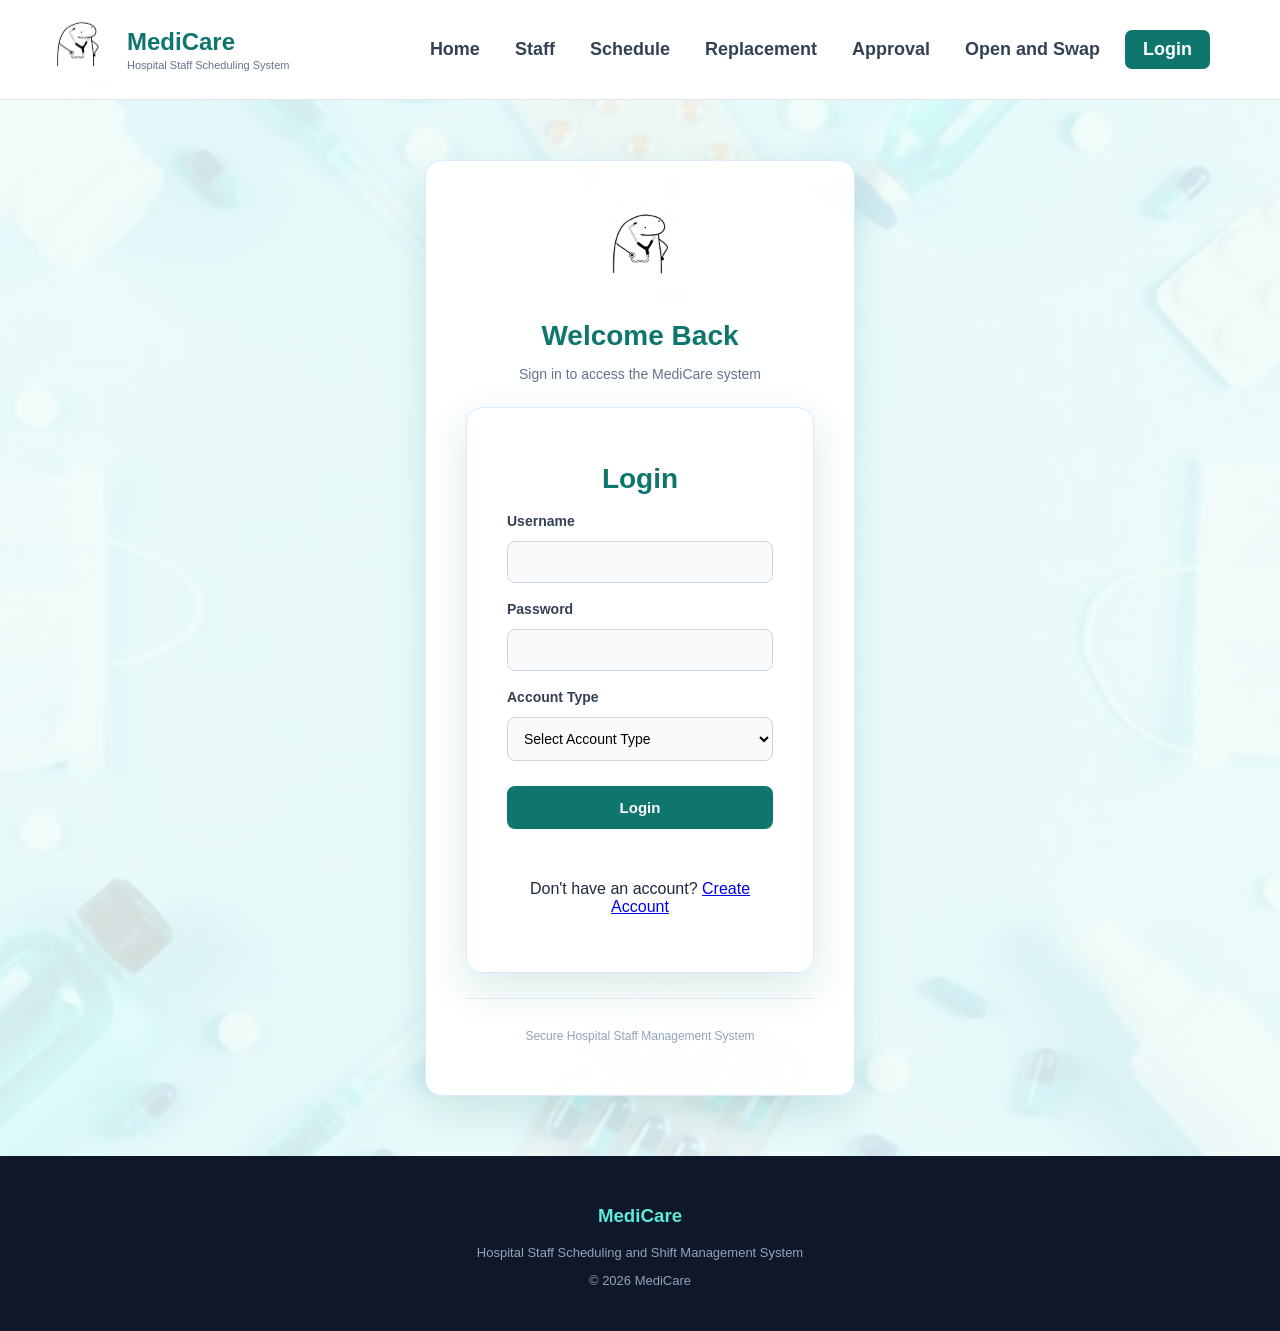
<file: approval.html>
<!DOCTYPE html>
<html lang="en">
<head>
    <meta charset="UTF-8">
    <meta name="viewport" content="width=device-width, initial-scale=1.0">

    <title>Request Approval | MediCare</title>

    <link rel="stylesheet" href="style.css">
</head>

<body data-page="approval">
    <header>
        <div class="logo">
            <img src="medicarelogo.jpeg" alt="MediCare Logo">

            <div>
                <h1>MediCare</h1>
                <p>Hospital Staff Scheduling System</p>
            </div>
        </div>

        <nav>
            <a href="index.html">Home</a>
            <a href="staff.html">Staff</a>
            <a href="schedule.html">Schedule</a>
            <a href="replacement.html">Replacement</a>
            <a href="approval.html">Approval</a>
            <a href="openswap.html">Open and Swap</a>
            <a href="account.html">Account Management</a>
        </nav>

        <button id="logoutBtn" onclick="logoutUser()">
            Log out
        </button>
    </header>


    <section class="staff-section">

        <h2>Request Approval</h2>

        <p>
            Review staff requests and decide whether
            to approve or reject them.
        </p>


       
        <div class="leave-request-box">

            <h2>Leave Request Approval</h2>

            <p>
                Review staff leave requests, including
                their reasons, dates, and assigned shifts.
            </p>

            <div id="approvalRequests">
                <p>Loading leave requests...</p>
            </div>

        </div>


    
        <div class="leave-request-box">

            <h2>Swap Shift Approval</h2>

            <p>
                Review requests from staff members
                who want to exchange their shifts.
            </p>

            <div id="swapApprovalRequests">
                <p>Loading swap shift requests...</p>
            </div>

        </div>


        <div class="leave-request-box">

            <h2>Open Shift Approval</h2>

            <p>
                Review requests from staff members
                who want to take an available shift.
            </p>

            <div id="openShiftApprovalRequests">
                <p>Loading open shift requests...</p>
            </div>

        </div>

    </section>

    <footer>
        <h3>MediCare Hospital</h3>
        <p>Hospital Staff Scheduling System</p>
    </footer>


    <script src="script.js"></script>
    <script src="shift-approval.js"></script>

</body>
</html>
</file>
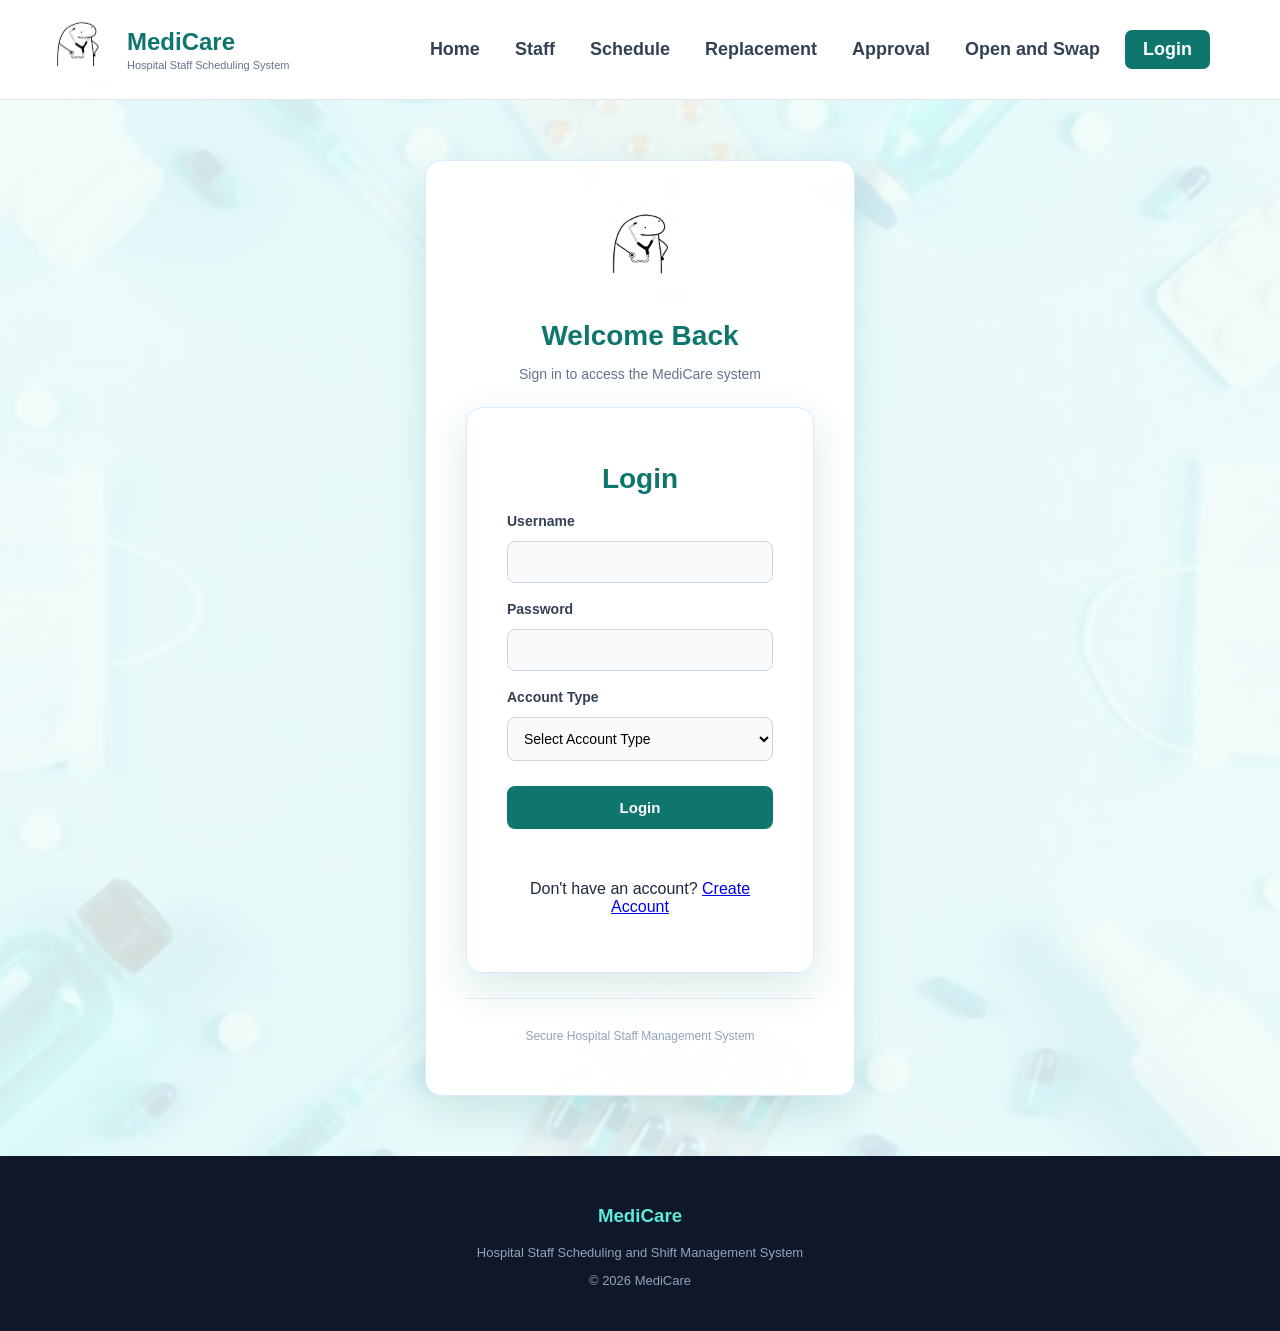
<file: login.html>
<!DOCTYPE html>
<html lang="en">
<head>
    <meta charset="UTF-8">
    <meta name="viewport" content="width=device-width, initial-scale=1.0">

    <title>MediCare - Login</title>

    <link rel="stylesheet" href="style.css">
    <script src="script.js"></script>

</head>

<body>

<header>

    <div class="logo">

        <img src="medicarelogo.jpeg" alt="MediCare Logo">

        <div class="logo-text">
            <h1>MediCare</h1>
            <p>Hospital Staff Scheduling System</p>
        </div>

    </div>

    <nav>
    <a href="index.html">Home</a>
    <a href="#">Staff</a>
    <a href="#">Schedule</a>
    <a href="#">Replacement</a>
    <a href="#">Approval</a>
    <a href="#">Open and Swap</a>

    <a href="login.html" class="login-btn" id="loginLink">Login</a>

</nav>



</header>

<section class="login-section">

    <div class="login-card">

        <div class="login-logo">
            <img src="medicarelogo.jpeg" alt="MediCare Logo">
        </div>

        <h2>Welcome Back</h2>

        <p class="login-subtitle">
            Sign in to access the MediCare system
        </p>

        
<div class="login-card">
    <h2 id="formTitle">Login</h2>

   
    <form id="loginForm" onsubmit="loginUser(event)">
        <label>Username</label>
        <input type="text" id="username" required>

        <label>Password</label>
        <input type="password" id="password" required>

        <label>Account Type</label>
        <select id="account" required>
            <option value="">Select Account Type</option>
            <option value="Doctor">Doctor</option>
            <option value="Nurse">Nurse</option>
            <option value="HR">HR</option>
        </select>

        <button type="submit">Login</button>
        <p id="message"></p>

        <p>
            Don't have an account?
            <a href="#" onclick="showCreateAccount(); return false;">
                Create Account
            </a>
        </p>
    </form>

    <form id="signupForm" style="display: none;">
        <label>Staff Member</label>
        <select id="signupStaff" required>
            <option value="">Select your name</option>
        </select>

        <label>Username</label>
        <input type="text" id="signupUsername" required>

        <label>Password</label>
        <input type="password" id="signupPassword" minlength="6" required>

        <label>Confirm Password</label>
        <input type="password" id="signupConfirmPassword" required>

        <button type="submit">Create Account</button>

        <p id="signupMessage"></p>

        <p>
            Already have an account?
            <a href="#" onclick="showLogin(); return false;">
                Back to Login
            </a>
        </p>
    </form>
</div>

<script src="script.js"></script>
<script src="accounts.js"></script>

        <div class="login-footer">
            <p>Secure Hospital Staff Management System</p>
        </div>

    </div>

</section>

<footer>

    <h3>MediCare</h3>

    <p>
        Hospital Staff Scheduling and Shift Management System
    </p>

    <p>
        © 2026 MediCare
    </p>

</footer>
</body>
</html>
</file>
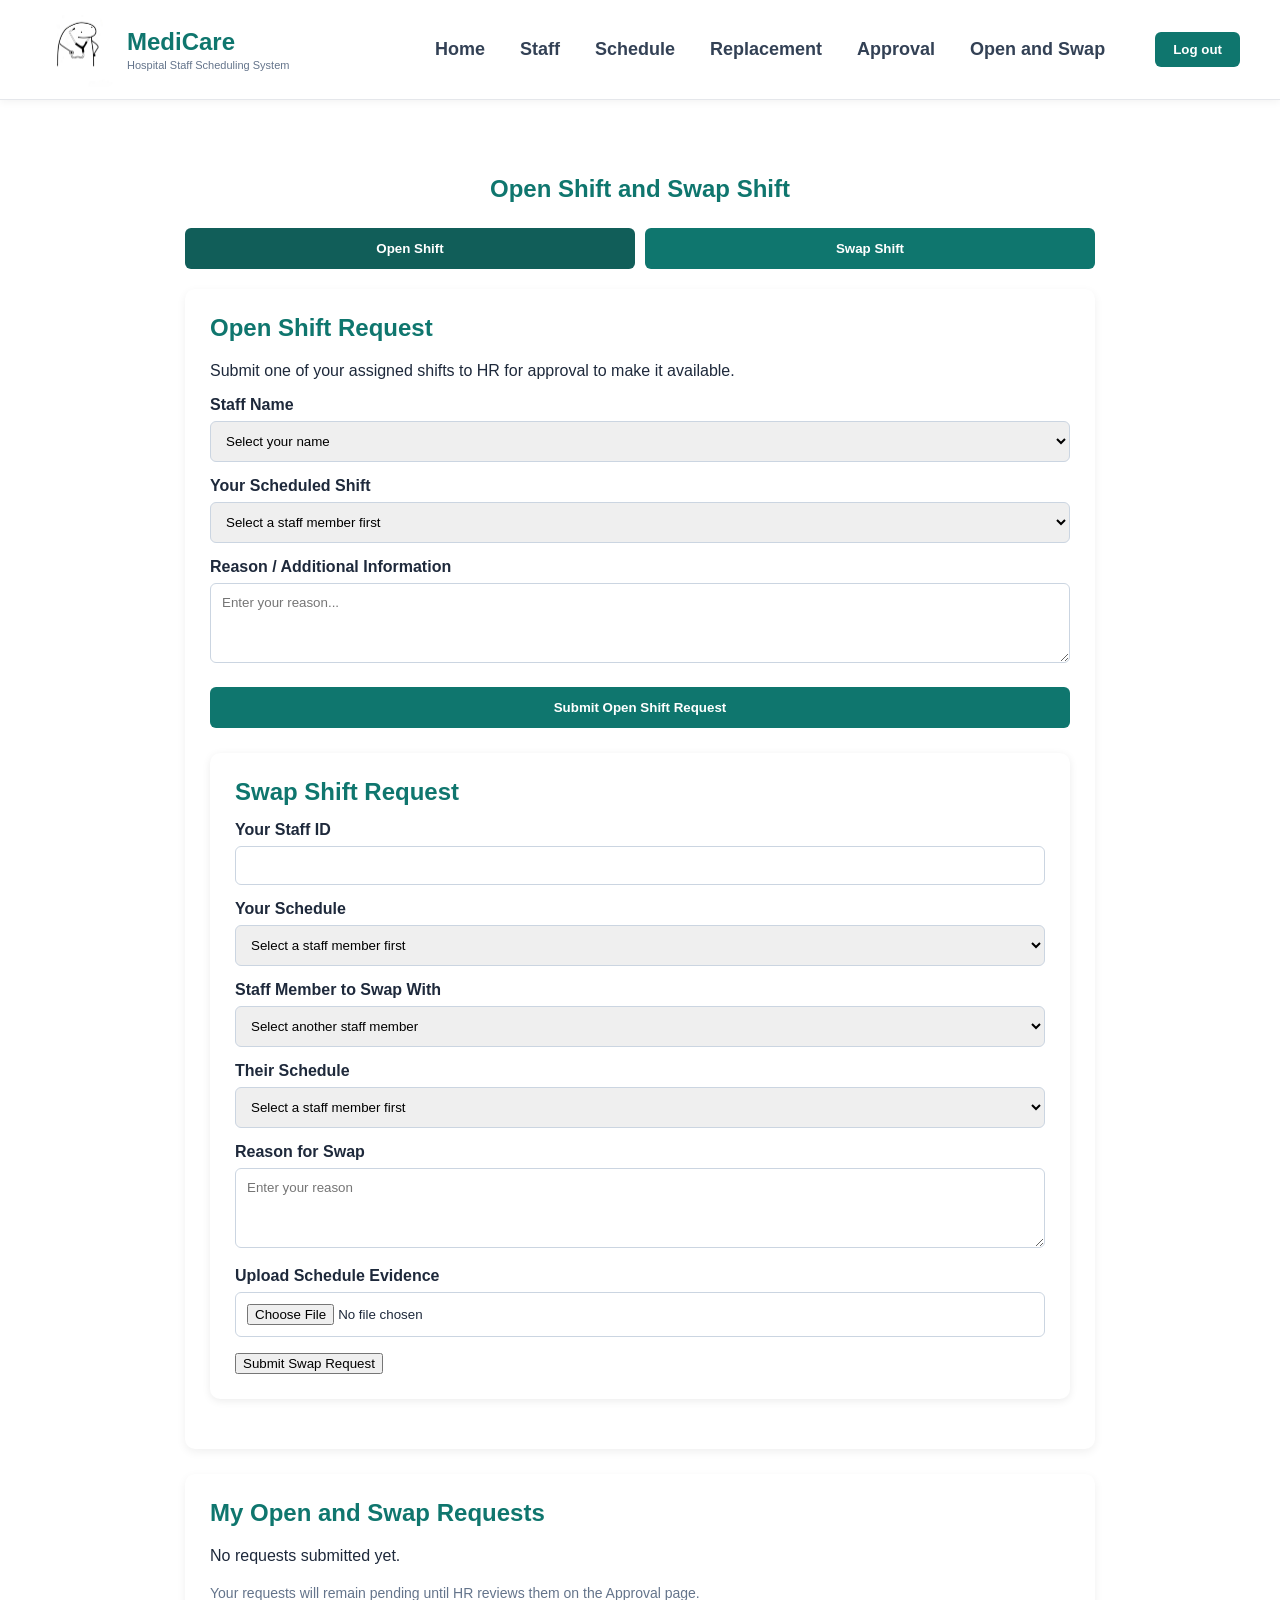
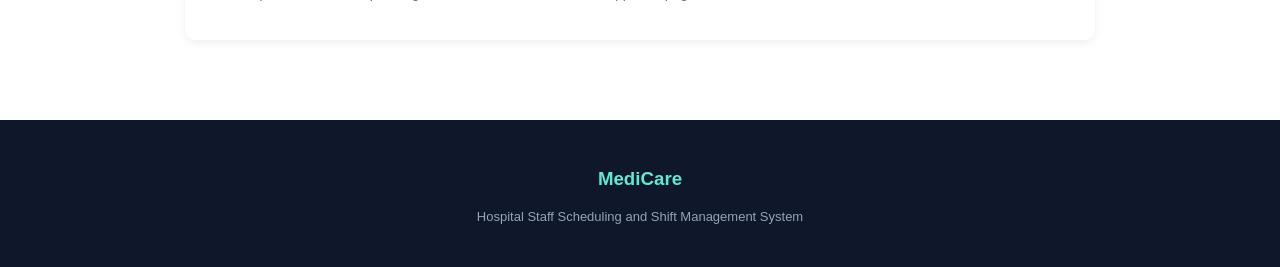
<file: openswap.html>
<!DOCTYPE html>
<html lang="en">
<head>
    <meta charset="UTF-8">
    <meta name="viewport" content="width=device-width, initial-scale=1.0">
    <title>MediCare - Open Shift and Swap Shift</title>

    <link rel="stylesheet" href="style.css">
    <link rel="stylesheet" href="openswap.css">
   
</button>
</head>

<body data-page="openswap">

<header>
    <div class="logo">
        <img src="medicarelogo.jpeg" alt="MediCare Logo">
        <div>
            <h1>MediCare</h1>
            <p>Hospital Staff Scheduling System</p>
        </div>
    </div>

    <nav>
        <a href="index.html">Home</a>
        <a href="staff.html">Staff</a>
        <a href="schedule.html">Schedule</a>
        <a href="replacement.html">Replacement</a>
        <a href="approval.html">Approval</a>
        <a href="openswap.html">Open and Swap</a>
    </nav>

    <button id="logoutBtn" onclick="logoutUser()">
        <b>Log out</b>
    </button>
</header>

<main class="openswap-container">

    <h2 class="openswap-title">Open Shift and Swap Shift</h2>

    <div class="tabs">
        <button type="button" class="tab active"
            id="openTab" onclick="showShiftTab('open')">
            Open Shift
        </button>

        <button type="button" class="tab"
            id="swapTab" onclick="showShiftTab('swap')">
            Swap Shift
        </button>
    </div>

    <section class="openswap-card" id="openSection">
        <h2>Open Shift Request</h2>
        <p>Submit one of your assigned shifts to HR for approval to make it available.</p>

        <form id="openForm">

            <label for="openStaff">Staff Name</label>
            <select id="openStaff" required>
                <option value="">Select your name</option>
            </select>

            <label for="openSchedule">Your Scheduled Shift</label>
            <select id="openSchedule" required>
                <option value="">Select a schedule</option>
            </select>

            <label for="openReason">Reason / Additional Information</label>
            <textarea id="openReason" required
                placeholder="Enter your reason..."></textarea>

            <button class="submit-btn" type="submit">
                Submit Open Shift Request
            </button>
        </form>
        <section class="leave-request-box">
    <h2>Swap Shift Request</h2>

    <form id="swapForm">

        <label for="swapStaff">Your Staff ID</label>
        <input
            type="text"
            id="swapStaff"
            readonly
        >

        <label for="mySchedule">Your Schedule</label>
        <select id="mySchedule" required>
            <option value="">Select your schedule</option>
        </select>

        <label for="targetStaff">Staff Member to Swap With</label>
        <select id="targetStaff" required>
            <option value="">Select staff member</option>
        </select>

        <label for="targetSchedule">Their Schedule</label>
        <select id="targetSchedule" required>
            <option value="">Select their schedule</option>
        </select>

        <label for="swapReason">Reason for Swap</label>
        <textarea
            id="swapReason"
            placeholder="Enter your reason"
            required
        ></textarea>

        <label for="swapEvidence">Upload Schedule Evidence</label>
        <input
            type="file"
            id="swapEvidence"
            accept="image/*,.pdf"
            required
        >

        <p id="swapMessage"></p>

        <button type="submit">Submit Swap Request</button>

    </form>
</section>

        <p id="openMessage" class="form-message"></p>
    </section>

    <section class="openswap-card hidden" id="swapSection">
        <h2>Swap Shift Request</h2>
        <p>Request to exchange your assigned shift with another staff member.</p>

        <form id="swapForm">

            <label for="swapStaff">Your Name</label>
            <select id="swapStaff" required>
                <option value="">Select your name</option>
            </select>

            <label for="mySchedule">Your Scheduled Shift</label>
            <select id="mySchedule" required>
                <option value="">Select your schedule</option>
            </select>

            <label for="targetStaff">Staff Member You Want to Swap With</label>
            <select id="targetStaff" required>
                <option value="">Select another staff member</option>
            </select>

            <label for="targetSchedule">Their Scheduled Shift</label>
            <select id="targetSchedule" required>
                <option value="">Select their schedule</option>
            </select>

            <label for="swapReason">Reason for Swap</label>
            <textarea id="swapReason" required
                placeholder="Enter your reason..."></textarea>

            <button class="submit-btn" type="submit">
                Submit Swap Request
            </button>
        </form>
        <label for="swapEvidence">Upload Supporting Evidence</label>
    
        <label for="swapEvidence">Upload Supporting Evidence</label>
    <input
    type="file"
    id="swapEvidence"
    accept="image/*,.pdf"
    required
>
    <small>Upload an image or PDF as supporting evidence.</small>
        <input
    type="file"
    id="swapEvidence"
    accept="image/*,.pdf"
    required
>
    <small>Upload an image or PDF as supporting evidence.</small>

        <p id="swapMessage" class="form-message"></p>
    </section>

    <section class="openswap-card">
        <h2>My Open and Swap Requests</h2>
        <div id="myShiftRequests">
            <p>No requests submitted yet.</p>
        </div>

        <p class="approval-note">
            Your requests will remain pending until HR reviews them
            on the Approval page.
        </p>
    </section>

</main>

<footer>
    <h3>MediCare</h3>
    <p>Hospital Staff Scheduling and Shift Management System</p>
</footer>

<script src="script.js"></script>
<script src="openswap.js"></script>

</body>
</html>
</file>
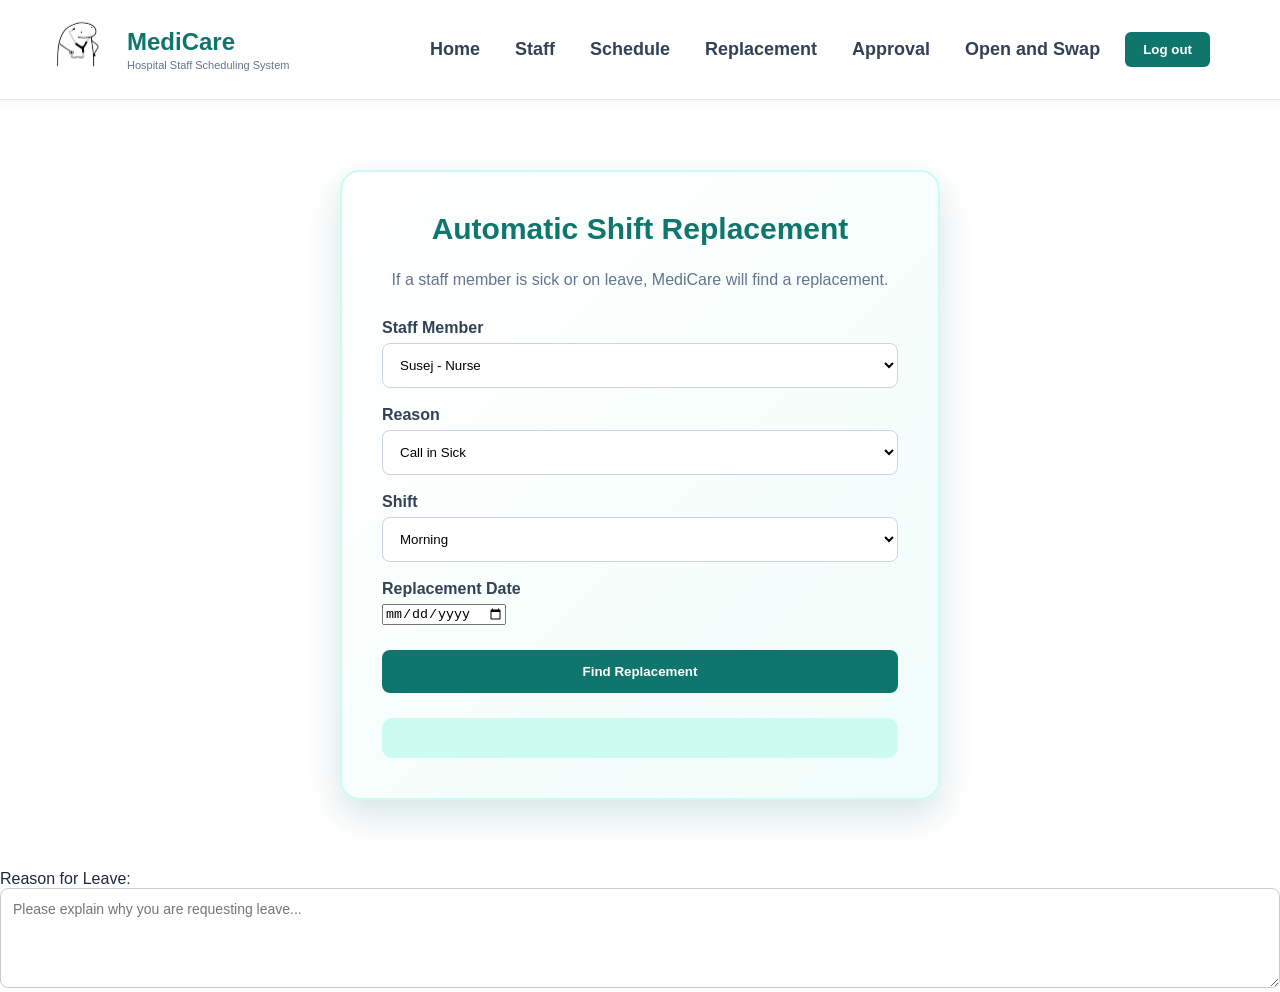
<file: replacement.html>
<!DOCTYPE html>
<html>

<head>
    <title>MediCare - Shift Replacement</title>
    <link rel="stylesheet" href="style.css">
    <script src="script.js" defer></script>
</head>

<body data-page="replacement">

<header>
    <div class="logo">
        <img src="medicarelogo.jpeg" alt="MediCare Logo">
        <div>
            <h1>MediCare</h1>
            <p>Hospital Staff Scheduling System</p>
        </div>
    </div>

    <nav>
        <a href="#">Home</a>
        <a href="staff.html">Staff</a>
        <a href="schedule.html">Schedule</a>
        <a href="replacement.html">Replacement</a>
        <a href="approval.html">Approval</a>
        <a href="openswap.html">Open and Swap</a>
        <button id="logoutBtn" onclick="logoutUser()">
            <b>Log out</b>
        </button>
    </nav>
</header>

<main class="replacement-page">

    <h2>Automatic Shift Replacement</h2>

    <p>
        If a staff member is sick or on leave,
        MediCare will find a replacement.
    </p>

    <label for="staff">Staff Member</label>
    <select id="staff">
        <option value="NUR001">Susej - Nurse</option>
        <option value="NUR002">Angel - Nurse</option>
        <option value="DOC001">Ryza - Doctor</option>
        <option value="DOC002">Carlo - Doctor</option>
        <option value="NUR003">Eugene - Nurse</option>
        <option value="DOC003">Sandy - Doctor</option>
        <option value="DOC004">Alyanna - Doctor</option>
    </select>

    <label for="reason">Reason</label>
    <select id="reason">
        <option value="Call in Sick">Call in Sick</option>
        <option value="Leave Request">Leave Request</option>
    </select>

    <label for="shift">Shift</label>
    <select id="shift">
        <option value="Morning">Morning</option>
        <option value="Afternoon">Afternoon</option>
        <option value="Midnight">Midnight</option>
    </select>

    <label for="replacementDate">Replacement Date</label>
    <input type="date" id="replacementDate" required>

    <button onclick="findReplacement()">
        Find Replacement
    </button>

    <div id="result"></div>

</main>
<label for="requestReason">Reason for Leave:</label>

<textarea
    id="requestReason"
    name="requestReason"
    placeholder="Please explain why you are requesting leave..."
    rows="4"
    required>
</textarea>

</body>
</html>
</file>
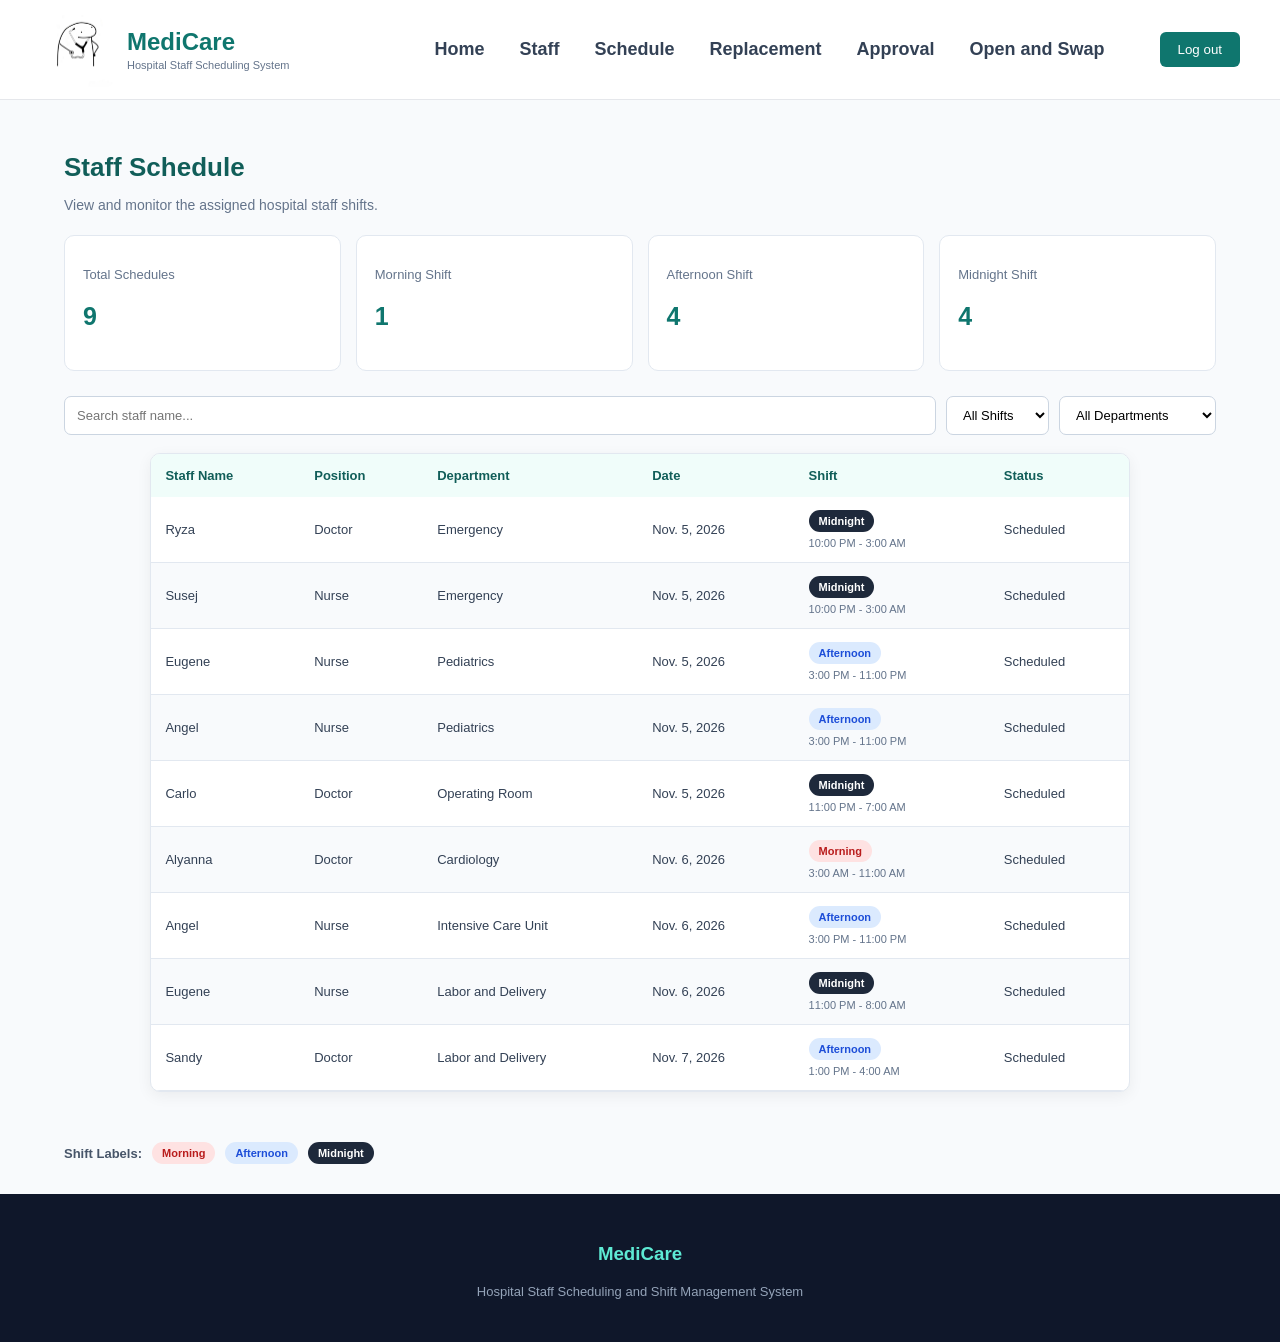
<file: schedule.html>
<!DOCTYPE html>
<html lang="en">
<head>
    <meta charset="UTF-8">
    <meta name="viewport" content="width=device-width, initial-scale=1.0">
    <title>MediCare - Schedule</title>
    <link rel="stylesheet" href="style.css">
</head>

<body data-page="schedule">

<header>
    <div class="logo">
        <img src="medicarelogo.jpeg" alt="MediCare Logo">
        <div>
            <h1>MediCare</h1>
            <p>Hospital Staff Scheduling System</p>
        </div>
    </div>

    <nav>
        <a href="#">Home</a>
        <a href="staff.html">Staff</a>
        <a href="schedule.html">Schedule</a>
        <a href="replacement.html">Replacement</a>
         <a href="approval.html">Approval</a>
        <a href="openswap.html">Open and Swap</a>
    </nav>

    <button id="logoutBtn" onclick="logoutUser()">Log out</button>
</header>

<section class="management-page">

    <div class="page-heading">
        <h2>Staff Schedule</h2>
        <p>View and monitor the assigned hospital staff shifts.</p>
    </div>

    <div class="management-cards">

        <div class="management-card">
            <p>Total Schedules</p>
            <h2 id="totalSchedules">9</h2>
        </div>

        <div class="management-card">
            <p>Morning Shift</p>
            <h2 id="morningCount">1</h2>
        </div>

        <div class="management-card">
            <p>Afternoon Shift</p>
            <h2 id="afternoonCount">3</h2>
        </div>

        <div class="management-card">
            <p>Midnight Shift</p>
            <h2 id="midnightCount">5</h2>
        </div>

    </div>

    <div class="management-tools">

        <input type="text" id="scheduleSearch"
               placeholder="Search staff name...">

        <select id="shiftFilter">
            <option value="all">All Shifts</option>
            <option value="Morning">Morning</option>
            <option value="Afternoon">Afternoon</option>
            <option value="Night">Midnight</option>
        </select>

        <select id="departmentFilter">
            <option value="all">All Departments</option>
            <option value="Emergency">Emergency</option>
            <option value="Pediatrics">Pediatrics</option>
            <option value="Operating Room">Operating Room</option>
            <option value="Cardiology">Cardiology</option>
            <option value="Intensive Care Unit">Intensive Care Unit</option>
            <option value="Labor and Delivery">Labor and Delivery</option>
        </select>

    </div>
    <div class="table-box">
        <table>
            <thead>
                <tr>
                    <th>Staff Name</th>
                    <th>Position</th>
                    <th>Department</th>
                    <th>Date</th>
                    <th>Shift</th>
                    <th>Status</th>
                </tr>
            </thead>

            <tbody id="scheduleBody">

                <tr data-staff-id="DOC001" data-date="2026-11-05" data-shift="Night">
                    <td>Ryza</td><td>Doctor</td><td>Emergency</td>
                    <td>Nov. 5, 2026</td>
                    <td><span class="shift-label midnight">Midnight</span><small>10:00 PM - 3:00 AM</small></td>
                    <td data-status-cell>Scheduled</td>
                </tr>

                <tr data-staff-id="NUR001" data-date="2026-11-05" data-shift="Night">
                    <td>Susej</td><td>Nurse</td><td>Emergency</td>
                    <td>Nov. 5, 2026</td>
                    <td><span class="shift-label midnight">Midnight</span><small>10:00 PM - 3:00 AM</small></td>
                    <td data-status-cell>Scheduled</td>
                </tr>

                <tr data-staff-id="NUR003" data-date="2026-11-05" data-shift="Afternoon">
                    <td>Eugene</td><td>Nurse</td><td>Pediatrics</td>
                    <td>Nov. 5, 2026</td>
                    <td><span class="shift-label afternoon">Afternoon</span><small>3:00 PM - 11:00 PM</small></td>
                    <td data-status-cell>Scheduled</td>
                </tr>

                <tr data-staff-id="NUR002" data-date="2026-11-05" data-shift="Afternoon">
                    <td>Angel</td><td>Nurse</td><td>Pediatrics</td>
                    <td>Nov. 5, 2026</td>
                    <td><span class="shift-label afternoon">Afternoon</span><small>3:00 PM - 11:00 PM</small></td>
                    <td data-status-cell>Scheduled</td>
                </tr>

                <tr data-staff-id="DOC002" data-date="2026-11-05" data-shift="Night">
                    <td>Carlo</td><td>Doctor</td><td>Operating Room</td>
                    <td>Nov. 5, 2026</td>
                    <td><span class="shift-label midnight">Midnight</span><small>11:00 PM - 7:00 AM</small></td>
                    <td data-status-cell>Scheduled</td>
                </tr>

                <tr data-staff-id="DOC004" data-date="2026-11-06" data-shift="Morning">
                    <td>Alyanna</td><td>Doctor</td><td>Cardiology</td>
                    <td>Nov. 6, 2026</td>
                    <td><span class="shift-label morning">Morning</span><small>3:00 AM - 11:00 AM</small></td>
                    <td data-status-cell>Scheduled</td>
                </tr>

                <tr data-staff-id="NUR002" data-date="2026-11-06" data-shift="Afternoon">
                    <td>Angel</td><td>Nurse</td><td>Intensive Care Unit</td>
                    <td>Nov. 6, 2026</td>
                    <td><span class="shift-label afternoon">Afternoon</span><small>3:00 PM - 11:00 PM</small></td>
                    <td data-status-cell>Scheduled</td>
                </tr>

                <tr data-staff-id="NUR003" data-date="2026-11-06" data-shift="Night">
                    <td>Eugene</td><td>Nurse</td><td>Labor and Delivery</td>
                    <td>Nov. 6, 2026</td>
                    <td><span class="shift-label midnight">Midnight</span><small>11:00 PM - 8:00 AM</small></td>
                    <td data-status-cell>Scheduled</td>
                </tr>

                <tr data-staff-id="DOC003" data-date="2026-11-07" data-shift="Afternoon">
                    <td>Sandy</td><td>Doctor</td><td>Labor and Delivery</td>
                    <td>Nov. 7, 2026</td>
                    <td><span class="shift-label afternoon">Afternoon</span><small>1:00 PM - 4:00 AM</small></td>
                    <td data-status-cell>Scheduled</td>
                </tr>

            </tbody>
        </table>
    </div>

    <div class="shift-legend">
        <strong>Shift Labels:</strong>
        <span class="shift-label morning">Morning</span>
        <span class="shift-label afternoon">Afternoon</span>
        <span class="shift-label midnight">Midnight</span>
    </div>

</section>

<footer>
    <h3>MediCare</h3>
    <p>Hospital Staff Scheduling and Shift Management System</p>
</footer>

<script src="script.js"></script>
<script src="schedule.js"></script>
<script src="shift-approval.js"></script>

</body>
</html>
</file>
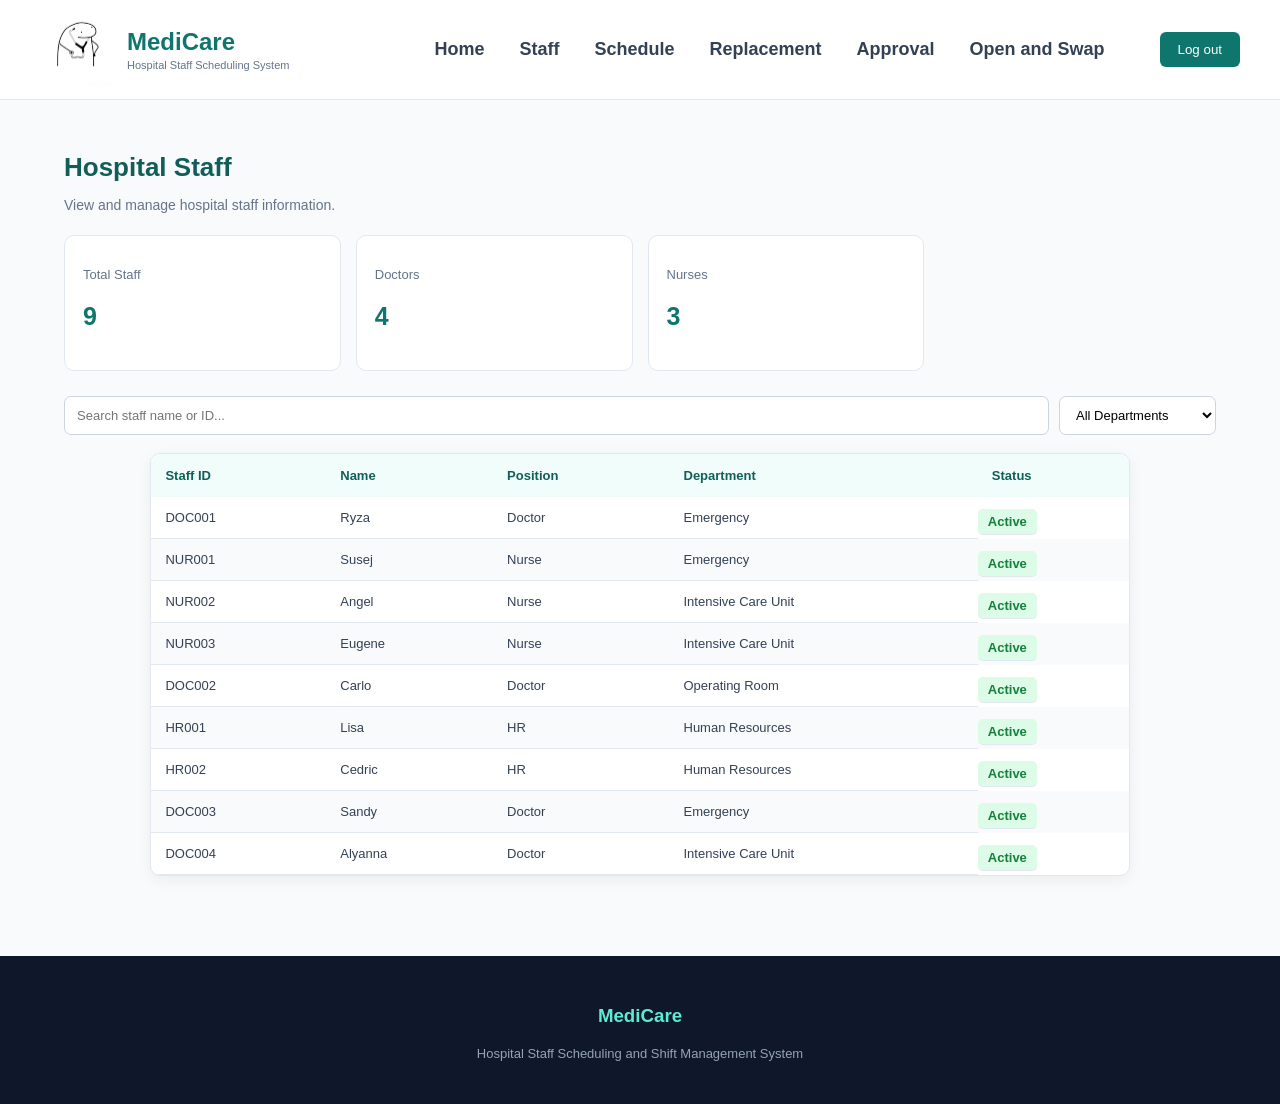
<file: staff.html>
<!DOCTYPE html>
<html lang="en">
<head>
    <meta charset="UTF-8">
    <meta name="viewport" content="width=device-width, initial-scale=1.0">
    <title>MediCare - Staff</title>
    <link rel="stylesheet" href="style.css">
</head>

<body data-page="staff">

<header>
    <div class="logo">
        <img src="medicarelogo.jpeg" alt="MediCare Logo">
        <div>
            <h1>MediCare</h1>
            <p>Hospital Staff Scheduling System</p>
        </div>
    </div>

    <nav>
        <a href="#">Home</a>
        <a href="staff.html">Staff</a>
        <a href="schedule.html">Schedule</a>
        <a href="replacement.html">Replacement</a>
         <a href="approval.html">Approval</a>
        <a href="openswap.html">Open and Swap</a>
    </nav>

    <button id="logoutBtn" onclick="logoutUser()">Log out</button>
</header>

<section class="management-page">

    <div class="page-heading">
        <h2>Hospital Staff</h2>
        <p>View and manage hospital staff information.</p>
    </div>

    <div class="management-cards">

        <div class="management-card">
            <p>Total Staff</p>
            <h2>9</h2>
        </div>

        <div class="management-card">
            <p>Doctors</p>
            <h2>4</h2>
        </div>

        <div class="management-card">
            <p>Nurses</p>
            <h2>3</h2>
        </div>

    </div>

    <div class="management-tools">
        <input type="text" id="staffSearch"
               placeholder="Search staff name or ID...">

        <select id="staffDepartmentFilter">
            <option value="all">All Departments</option>
            <option value="Emergency">Emergency</option>
            <option value="Intensive Care Unit">Intensive Care Unit</option>
            <option value="Operating Room">Operating Room</option>
            <option value="Human Resources">Human Resources</option>
        </select>
    </div>
    <div class="table-box">
        <table id="staffTable">
            <thead>
                <tr>
                    <th>Staff ID</th>
                    <th>Name</th>
                    <th>Position</th>
                    <th>Department</th>
                    <th>Status</th>
                </tr>
            </thead>

            <tbody>
                <tr>
                    <td>DOC001</td>
                    <td>Ryza</td>
                    <td>Doctor</td>
                    <td>Emergency</td>
                    <td id="status-DOC001" class="staff-status active">Active</td>
                </tr>

                <tr>
                    <td>NUR001</td>
                    <td>Susej</td>
                    <td>Nurse</td>
                    <td>Emergency</td>
                    <td id="status-NUR001" class="staff-status active">Active</td>
                </tr>

                <tr>
                    <td>NUR002</td>
                    <td>Angel</td>
                    <td>Nurse</td>
                    <td>Intensive Care Unit</td>
                    <td id="status-NUR002" class="staff-status active">Active</td>
                </tr>

                <tr>
                    <td>NUR003</td>
                    <td>Eugene</td>
                    <td>Nurse</td>
                    <td>Intensive Care Unit</td>
                    <td id="status-NUR003" class="staff-status active">Active</td>
                </tr>

                <tr>
                    <td>DOC002</td>
                    <td>Carlo</td>
                    <td>Doctor</td>
                    <td>Operating Room</td>
                    <td id="status-DOC002" class="staff-status active">Active</td>
                </tr>

                <tr>
                    <td>HR001</td>
                    <td>Lisa</td>
                    <td>HR</td>
                    <td>Human Resources</td>
                    <td id="status-HR001" class="staff-status active">Active</td>
                </tr>

                <tr>
                    <td>HR002</td>
                    <td>Cedric</td>
                    <td>HR</td>
                    <td>Human Resources</td>
                    <td id="status-HR002" class="staff-status active">Active</td>
                </tr>

                <tr>
                    <td>DOC003</td>
                    <td>Sandy</td>
                    <td>Doctor</td>
                    <td>Emergency</td>
                    <td id="status-DOC003" class="staff-status active">Active</td>
                </tr>

                <tr>
                    <td>DOC004</td>
                    <td>Alyanna</td>
                    <td>Doctor</td>
                    <td>Intensive Care Unit</td>
                    <td id="status-DOC004" class="staff-status active">Active</td>
                </tr>
            </tbody>
        </table>
    </div>

</section>

<footer>
    <h3>MediCare</h3>
    <p>Hospital Staff Scheduling and Shift Management System</p>
</footer>

<script src="script.js"></script>
<script src="staff.js"></script>

</body>
</html>
</file>
<file: style.css>
* {
    box-sizing: border-box;
}

body {
    margin: 0;
    font-family: Arial, sans-serif;
    color: #1e293b;
    background: #ffffff;
}
header {
    display: flex;
    align-items: center;
    padding: 12px 40px;
    background: #ffffff;
    border-bottom: 1px solid #e5e7eb;
    box-shadow: 0 2px 8px rgba(0, 0, 0, 0.05);
}

.logo {
    display: flex;
    align-items: center;
    gap: 12px;
}

.logo img {
    width: 75px;
    height: 75px;
    object-fit: cover;
    border-radius: 10px;
}

.logo h1 {
    margin: 0;
    font-size: 24px;
    color: #0f766e;
}

.logo p {
    margin: 3px 0 0;
    font-size: 11px;
    color: #64748b;
}

nav {
    display: flex;
    align-items: center;
    gap: 15px;
    margin-left: auto;
    margin-right: 30px;
}

nav a {
    text-decoration: none;
    color: #334155;
    font-size: 18px;
    font-weight: 600;
    padding: 8px 10px;
    border-radius: 7px;
    transition: 0.3s ease;
}

nav a:hover {
    color: #0f766e;
    background: #f0fdfa;
}

.login-btn {
    background: #0f766e;
    color: white !important;
    padding: 9px 18px;
    border-radius: 7px;
}

.login-btn:hover {
    background: #115e59 !important;
}

.hero {
    display: flex;
    justify-content: space-between;
    align-items: center;
    min-height: 550px;
    padding: 20px 5%;

    background-image:
        linear-gradient(
            80deg,
            rgba(240, 253, 250, 0.96),
            rgba(240, 253, 250, 0.88),
            rgba(240, 253, 250, 0.55)
        ),
        url("what.jpg");

    background-size: cover;
    background-position: center;
    background-repeat: no-repeat;
}

.hero-text {
    max-width: 600px;
}

.hero-text h2 {
    margin: 0 0 20px;
    font-size: 42px;
    line-height: 1.2;
    color: #1e293b;
}

.hero-text h2 span {
    color: #0f766e;
}

.hero-text p {
    color: #64748b;
    line-height: 1.7;
    font-size: 16px;
}

.main-btn {
    display: inline-block;
    margin-top: 20px;
    padding: 12px 22px;
    background: #0f766e;
    color: white;
    text-decoration: none;
    border-radius: 7px;
    font-weight: 600;
}

.main-btn:hover {
    background: #115e59;
}

.hero-icon {
    font-size: 120px;
}

.section-title {
    text-align: center;
    margin: 50px 0 30px;
    color: #1e293b;
    font-size: 30px;
}

.cards {
    display: grid;
    grid-template-columns: repeat(4, 1fr);
    gap: 20px;
    padding: 0 8% 60px;
}

.card {
    padding: 25px;
    min-height: 210px;
    text-align: center;

    background-image:
        linear-gradient(
            rgba(255, 255, 255, 0.88),
            rgba(255, 255, 255, 0.88)
        ),
        url("medicalbg.jpg");

    background-size: cover;
    background-position: center;

    border: 1px solid #e2e8f0;
    border-radius: 12px;

    box-shadow: 0 4px 12px rgba(0, 0, 0, 0.06);

    transition: 0.3s ease;
}

.card:hover {
    transform: translateY(-5px);
    box-shadow: 0 8px 20px rgba(0, 0, 0, 0.10);
}

.card-icon {
    font-size: 35px;
    margin-bottom: 10px;
}

.card h3 {
    color: #0f766e;
    font-size: 18px;
}

.card p {
    color: #64748b;
    font-size: 14px;
    line-height: 1.6;
}

.login-section {
    min-height: 700px;

    display: flex;
    justify-content: center;
    align-items: center;

    padding: 60px 20px;

    background-image:
        linear-gradient(
            rgba(240, 253, 250, 0.88),
            rgba(240, 253, 250, 0.88)
        ),
        url("medicalbg.jpg");

    background-size: cover;
    background-position: center;
}

.login-card {
    width: 100%;
    max-width: 430px;
    padding: 40px;

    background: rgba(255, 255, 255, 0.96);

    border-radius: 16px;

    box-shadow:
        0 15px 40px rgba(15, 118, 110, 0.15);

    border: 1px solid #dbeafe;

    text-align: center;
}

.login-logo img {
    width: 100px;
    height: 100px;
    object-fit: cover;
    border-radius: 13px;
}

.login-card h2 {
    margin: 15px 0 5px;
    font-size: 28px;
    color: #0f766e;
}

.login-subtitle {
    color: #64748b;
    font-size: 14px;
    margin-bottom: 25px;
}

.login-card label {
    display: block;
    text-align: left;
    margin-top: 18px;
    margin-bottom: 7px;
    font-size: 14px;
    font-weight: 600;
    color: #334155;
}

.input-box {
    display: flex;
    align-items: center;
    width: 100%;
    background: #f8fafc;
    border: 1px solid #cbd5e1;
    border-radius: 8px;
}

.input-box span {
    padding-left: 12px;
}

.input-box input,
.input-box select {
    width: 100%;
    padding: 12px;
    border: none;
    outline: none;
    background: transparent;
    font-size: 14px;
}

.input-box:focus-within {
    border-color: #0f766e;
    box-shadow: 0 0 0 3px rgba(15, 118, 110, 0.10);
}

.login-submit {
    width: 100%;
    margin-top: 25px;
    padding: 13px;

    border: none;
    border-radius: 8px;

    background: #0f766e;
    color: white;

    font-size: 15px;
    font-weight: 600;

    cursor: pointer;
}

.login-submit:hover {
    background: #115e59;
}

#message {
    min-height: 20px;
    margin-top: 15px;
    font-size: 14px;
}

.login-footer {
    margin-top: 25px;
    padding-top: 18px;
    border-top: 1px solid #e2e8f0;
}

.login-footer p {
    color: #94a3b8;
    font-size: 12px;
}

.staff-section {
    padding: 60px 8%;
    background: #f0fdfa;
    min-height: 600px;
}

.staff-section h2 {
    text-align: center;
    color: #0f766e;
    font-size: 32px;
    margin-bottom: 10px;
}

.staff-section > p {
    text-align: center;
    color: #64748b;
    margin-bottom: 40px;
}

.staff-container {
    display: grid;
    grid-template-columns: repeat(3, 1fr);
    gap: 25px;
}

.staff-card {
    background: white;
    padding: 25px;
    text-align: center;
    border-radius: 12px;
    border: 1px solid #e2e8f0;
    box-shadow: 0 4px 12px rgba(0, 0, 0, 0.06);
    transition: 0.3s ease;
}

.staff-card:hover {
    transform: translateY(-5px);
    box-shadow: 0 8px 20px rgba(0, 0, 0, 0.10);
}

.staff-card img {
    width: 90px;
    height: 90px;
    object-fit: cover;
    border-radius: 50%;
    border: 4px solid #ccfbf1;
}

.staff-card h3 {
    margin: 15px 0 5px;
    color: #1e293b;
}

.staff-role {
    color: #0f766e;
    font-weight: 600;
    font-size: 14px;
}

.staff-department {
    color: #64748b;
    font-size: 13px;
}

.staff-status {
    display: inline-block;
    margin-top: 12px;
    padding: 6px 12px;
    border-radius: 20px;
    font-size: 12px;
    font-weight: 600;
}

.staff-status.active {
    color: green;
    font-weight: bold;
}

.staff-status.inactive {
    color: #b45309;
    font-weight: bold;
}

.table-box {
    width: 85%;
    margin: 0 auto 50px;

    overflow-x: auto;

    background: white;

    border-radius: 12px;

    box-shadow: 0 4px 15px rgba(0, 0, 0, 0.06);
}

table {
    width: 100%;
    border-collapse: collapse;
    font-size: 14px;
}

th {
    padding: 15px;
    background: #0f766e;
    color: white;
    text-align: left;
}

td {
    padding: 14px 15px;
    border-bottom: 1px solid #e2e8f0;
    color: #475569;
}

tr:nth-child(even) {
    background: #f8fafc;
}

tr:hover {
    background: #f0fdfa;
}

.alert {
    width: 85%;
    margin: 0 auto 60px;

    padding: 15px 20px;

    background: #dcfce7;
    color: #15803d;

    border: 1px solid #bbf7d0;
    border-radius: 8px;

    text-align: center;
    font-weight: 600;
}

.replacement-page {
    width: 600px !important;
    max-width: 90% !important;
    margin: 70px auto !important;
    padding: 40px !important;

    background: linear-gradient(
        135deg,
        #ffffff,
        #f0fdfa
    ) !important;

    border: 2px solid #ccfbf1 !important;
    border-radius: 20px !important;

    box-shadow: 0 15px 35px rgba(15, 118, 110, 0.18) !important;
}

.replacement-page h2 {
    text-align: center;
    color: #0f766e;
    font-size: 30px;
    margin-top: 0;
}

.replacement-page > p {
    text-align: center;
    color: #64748b;
    margin-bottom: 30px;
}

.replacement-page label {
    display: block;
    margin-top: 18px;
    margin-bottom: 6px;
    font-weight: bold;
    color: #334155;
}

.replacement-page select {
    width: 100%;
    padding: 13px;
    border: 1px solid #cbd5e1;
    border-radius: 8px;
    background: white;
}

.replacement-page button {
    width: 100%;
    padding: 14px;
    margin-top: 25px;

    background: #0f766e !important;
    color: white !important;

    border: none;
    border-radius: 8px;

    font-weight: bold;
    cursor: pointer;
}

.replacement-page button:hover {
    background: #115e59 !important;
}

#result {
    margin-top: 25px;
    padding: 20px;
    background: #ccfbf1;
    border-radius: 10px;
}

footer {
    text-align: center;
    padding: 30px;
    background: #0f172a;
    color: white;
}

footer h3 {
    color: #5eead4;
}

footer p {
    color: #94a3b8;
    font-size: 13px;
}

@media (max-width: 768px) {

    header {
        padding: 12px 20px;
        flex-direction: column;
        gap: 15px;
    }

    nav {
        flex-wrap: wrap;
        justify-content: center;
        gap: 5px;
    }

    .logo img {
        width: 50px;
        height: 50px;
    }

.hero {
    position: relative;
    min-height: 540px;
    display: flex;
    align-items: center;
    padding: 65px 7%;
    overflow: hidden;

    background:
        linear-gradient(
            90deg,
            rgba(235, 251, 248, 1) 0%,
            rgba(235, 251, 248, 0.96) 42%,
            rgba(235, 251, 248, 0.25) 100%
        ),
        url("home.jpeg");

    background-size: cover;
    background-position: center right;
    background-repeat: no-repeat;
}

.hero-text {
    max-width: 590px;
    position: relative;
    z-index: 2;
}

.hero-label {
    display: inline-block;
    color: #0f766e;
    background: #ccfbf1;
    padding: 9px 15px;
    border-radius: 30px;
    font-size: 11px;
    font-weight: bold;
    letter-spacing: 1.5px;
    margin-bottom: 20px;
}

.hero h2 {
    font-size: 46px;
    line-height: 1.2;
    color: #1e293b;
    margin: 0 0 20px;
    font-weight: 800;
}

.hero h2 span {
    color: #0f8b80;
}

.hero p {
    max-width: 530px;
    color: #64748b;
    font-size: 16px;
    line-height: 1.8;
    margin-bottom: 25px;
}

.hero-buttons {
    margin-top: 25px;
}

.hero-btn {
    display: inline-block;
    padding: 15px 25px;
    background: #0f766e;
    color: white;
    text-decoration: none;
    font-weight: bold;
    border-radius: 8px;
    transition: 0.3s ease;
    box-shadow: 0 5px 15px rgba(15, 118, 110, 0.2);
}

.hero-btn:hover {
    background: #115e59;
    transform: translateY(-3px);
}

.hero-note {
    margin-top: 28px;
    color: #64748b;
    font-size: 12px;
    display: flex;
    flex-wrap: wrap;
    gap: 9px;
    align-items: center;
}

.hero-note span {
    color: #0f766e;
    font-weight: bold;
}


@media (max-width: 768px) {
    .hero {
        min-height: 500px;
        padding: 55px 7%;
        background-position: 65% center;
    }

.hero-text h2 {
    font-family: 'Segoe UI', Arial, sans-serif;
    font-size: 42px;
    font-weight: 750;
    line-height: 1.2;
    margin-bottom: 12px;
}

.hero-text p {
    font-family: 'Segoe UI', Arial, sans-serif;
    font-size: 15px;
    line-height: 1.7;
    color: #64748b;
    max-width: 510px;
    margin-top: 0;
    margin-bottom: 25px;
    text-align: left;
    padding-left: 3px;
}


}

@media (max-width: 480px) {
    .hero {
        min-height: 470px;
        background-position: 65% center;
    }

    .hero h2 {
        font-size: 29px;
    }

    .hero-label {
        font-size: 9px;
    }
}

    .cards {
        grid-template-columns: 1fr;
        padding: 0 25px 40px;
    }

    .login-card {
        padding: 30px 22px;
    }

    .login-logo img {
        width: 65px;
        height: 65px;
    }

    .staff-container {
        grid-template-columns: 1fr;
    }

    .staff-section {
        padding: 40px 25px;
    }

    .table-box {
        width: 95%;
    }

    .alert {
        width: 95%;
    }

    table {
        font-size: 12px;
    }

    th,
    td {
        padding: 10px;
    }

    section.replacement {
        width: 90%;
        margin: 35px auto;
        padding: 25px;
    }

    section.replacement h2 {
        font-size: 25px;
    }
}

.activate-btn {
    background-color:black;
    color: white;
    border: none;
    padding: 5px 10px;
    border-radius: 5px;
    cursor: pointer;
    margin-left: 8px;
}

.activate-btn:hover {
    background-color: #218838;
}


.request-card {
    background: white;
    padding: 20px;
    margin: 15px 0;
    border-left: 5px solid #0f766e;
    border-radius: 8px;
    box-shadow: 0 3px 8px #00000010;
}

.request-card h3 {
    color: #0f766e;
}

.request-card button {
    margin: 5px;
    padding: 10px 15px;
    border: none;
    border-radius: 5px;
    background: #0f766e;
    color: white;
    cursor: pointer;
}

.request-card button:last-child {
    background: #dc2626;
}

header {
    display: flex;
    align-items: center;
    justify-content: space-between;
    flex-wrap: wrap;
    gap: 15px;
}

header #logoutBtn {
    display: block !important;
    visibility: visible !important;
    opacity: 1 !important;
    background: #0f766e;
    color: white;
    padding: 10px 18px;
    border: none;
    border-radius: 6px;
    cursor: pointer;
    flex-shrink: 0;
}

.schedule-page {
    padding: 35px 5%;
    min-height: 70vh;
}

.schedule-heading {
    display: flex;
    justify-content: space-between;
    align-items: center;
    gap: 20px;
    margin-bottom: 25px;
}

.schedule-heading h2 {
    color: #115e59;
    font-size: 28px;
    margin-bottom: 5px;
}

.schedule-heading p,
.schedule-tools p {
    color: #64748b;
}

.schedule-date {
    background: #f0fdfa;
    border: 1px solid #ccfbf1;
    border-radius: 12px;
    padding: 14px 20px;
    display: flex;
    flex-direction: column;
    gap: 5px;
}

.schedule-date span {
    color: #64748b;
    font-size: 12px;
}

.schedule-date strong {
    color: #115e59;
}

.schedule-cards {
    display: grid;
    grid-template-columns: repeat(4, 1fr);
    gap: 18px;
    margin-bottom: 30px;
}

.summary-card {
    background: white;
    border: 1px solid #e2e8f0;
    border-radius: 14px;
    padding: 20px;
    display: flex;
    align-items: center;
    gap: 15px;
    box-shadow: 0 3px 10px rgba(0,0,0,0.04);
}

.summary-icon {
    background: #f0fdfa;
    border-radius: 12px;
    padding: 12px;
    font-size: 23px;
}

.summary-card p {
    color: #64748b;
    font-size: 13px;
    margin-bottom: 5px;
}

.summary-card h2 {
    color: #115e59;
    font-size: 25px;
}

.schedule-tools {
    display: flex;
    justify-content: space-between;
    align-items: center;
    flex-wrap: wrap;
    gap: 18px;
    margin-bottom: 18px;
}

.schedule-tools h3 {
    color: #115e59;
    margin-bottom: 5px;
}

.schedule-filters {
    display: flex;
    flex-wrap: wrap;
    gap: 10px;
}

.schedule-filters input,
.schedule-filters select {
    padding: 11px 13px;
    border: 1px solid #cbd5e1;
    border-radius: 8px;
    background: white;
    outline: none;
}

.schedule-filters input:focus,
.schedule-filters select:focus {
    border-color: #0f766e;
}

.schedule-table-box {
    overflow-x: auto;
    background: white;
    border-radius: 14px;
    box-shadow: 0 3px 12px rgba(0,0,0,0.05);
}

.schedule-table-box table {
    width: 100%;
    border-collapse: collapse;
    min-width: 750px;
}

.schedule-table-box th {
    background: #f0fdfa;
    color: #115e59;
    padding: 16px;
    text-align: left;
}

.schedule-table-box td {
    padding: 15px 16px;
    border-bottom: 1px solid #e2e8f0;
    color: #334155;
}

.schedule-table-box tbody tr:hover {
    background: #f8fafc;
}

.schedule-table-box td small {
    display: block;
    color: #64748b;
    margin-top: 5px;
    font-size: 11px;
}

.shift-label {
    display: inline-block;
    padding: 6px 12px;
    border-radius: 20px;
    font-size: 12px;
    font-weight: bold;
}

.shift-label.morning {
    background: #fee2e2;
    color: #b91c1c;
}

.shift-label.afternoon {
    background: #dbeafe;
    color: #1d4ed8;
}

.shift-label.midnight {
    background: #1e293b;
    color: white;
}

.shift-legend {
    display: flex;
    align-items: center;
    flex-wrap: wrap;
    gap: 12px;
    margin-top: 20px;
    color: #475569;
}

@media (max-width: 900px) {
    .schedule-cards {
        grid-template-columns: repeat(2, 1fr);
    }
}

@media (max-width: 600px) {
    .schedule-heading,
    .schedule-tools {
        align-items: flex-start;
        flex-direction: column;
    }

    .schedule-cards {
        grid-template-columns: 1fr;
    }

    .schedule-filters {
        width: 100%;
        flex-direction: column;
    }

    .schedule-filters input,
    .schedule-filters select {
        width: 100%;
    }
}

.management-page {
    padding: 30px 5%;
    min-height: 70vh;
    background: #f8fafc;
}

.page-heading {
    margin-bottom: 22px;
}

.page-heading h2 {
    color: #115e59;
    font-size: 26px;
    margin-bottom: 6px;
}

.page-heading p {
    color: #64748b;
    font-size: 14px;
}


.management-cards {
    display: grid;
    grid-template-columns: repeat(4, 1fr);
    gap: 15px;
    margin-bottom: 25px;
}

.management-card {
    background: white;
    border: 1px solid #e2e8f0;
    border-radius: 10px;
    padding: 18px;
}

.management-card p {
    color: #64748b;
    font-size: 13px;
    margin-bottom: 8px;
}

.management-card h2 {
    color: #0f766e;
    font-size: 25px;
}

.management-tools {
    display: flex;
    flex-wrap: wrap;
    gap: 10px;
    margin-bottom: 18px;
}

.management-tools input,
.management-tools select {
    padding: 10px 12px;
    border: 1px solid #cbd5e1;
    border-radius: 7px;
    background: white;
    font-size: 13px;
}

.management-tools input {
    flex: 1;
    min-width: 180px;
}

.table-box {
    background: white;
    border: 1px solid #e2e8f0;
    border-radius: 10px;
    overflow-x: auto;
}

.table-box table {
    width: 100%;
    border-collapse: collapse;
    min-width: 650px;
}

.table-box th {
    background: #f0fdfa;
    color: #115e59;
    text-align: left;
    padding: 14px;
    font-size: 13px;
}

.table-box td {
    padding: 13px 14px;
    border-bottom: 1px solid #e2e8f0;
    font-size: 13px;
    color: #334155;
}

.table-box tbody tr:hover {
    background: #f8fafc;
}

.table-box small {
    display: block;
    color: #64748b;
    margin-top: 5px;
    font-size: 11px;
}
.staff-status {
    font-weight: bold;
}

.staff-status.active {
    color: #15803d;
}

.staff-status.inactive {
    color: #b45309;
}

.shift-label {
    display: inline-block;
    padding: 5px 10px;
    border-radius: 15px;
    font-size: 11px;
    font-weight: bold;
}

.shift-label.morning {
    background: #fee2e2;
    color: #b91c1c;
}

.shift-label.afternoon {
    background: #dbeafe;
    color: #1d4ed8;
}

.shift-label.midnight {
    background: #1e293b;
    color: white;
}

.shift-legend {
    display: flex;
    flex-wrap: wrap;
    align-items: center;
    gap: 10px;
    margin-top: 18px;
    font-size: 13px;
    color: #475569;
}
@media (max-width: 768px) {
    .management-cards {
        grid-template-columns: repeat(2, 1fr);
    }

    .management-tools {
        flex-direction: column;
    }

    .management-tools input,
    .management-tools select {
        width: 100%;
    }
}

@media (max-width: 480px) {
    .management-cards {
        grid-template-columns: 1fr;
    }
}

.staff-status.on-leave {
    color: #dc2626;
    background-color: #fee2e2;
    font-weight: bold;
    padding: 5px 10px;
    border-radius: 5px;
    display: inline-block;
}


.staff-status.active {
    color: #15803d;
    background-color: #dcfce7;
    font-weight: bold;
    padding: 5px 10px;
    border-radius: 5px;
    display: inline-block;
}

.delete-request {
    background-color: #dc2626;
    color: white;
    border: none;
    border-radius: 50%;
    width: 28px;
    height: 28px;
    font-size: 18px;
    font-weight: bold;
    cursor: pointer;
}

.delete-request:hover {
    background-color: #991b1b;
}
#requestReason {
    width: 100%;
    min-height: 100px;
    padding: 12px;
    border: 1px solid #ccc;
    border-radius: 8px;
    font-family: Arial, sans-serif;
    font-size: 14px;
    resize: vertical;
    box-sizing: border-box;
}

#requestReason:focus {
    outline: none;
    border-color: #0f766e;
    box-shadow: 0 0 5px rgba(15, 118, 110, 0.3);
}



.leave-request-box {
    background-color: white;
    padding: 25px;
    margin: 25px 0;
    border-radius: 10px;
    box-shadow: 0 2px 8px rgba(0, 0, 0, 0.08);
}

.leave-request-box h2 {
    color: #0f766e;
    margin-bottom: 10px;
}

.leave-request-box p {
    color: #555;
    line-height: 1.6;
}

.approval-card {
    background-color: #f0fdfa;
    border: 1px solid #99f6e4;
    padding: 18px;
    margin: 15px 0;
    border-radius: 8px;
}

.approval-card button {
    padding: 9px 16px;
    border: none;
    border-radius: 5px;
    cursor: pointer;
    margin: 8px 5px 0 0;
}

.approve-btn {
    background-color: #15803d;
    color: white;
}

.reject-btn {
    background-color: #dc2626;
    color: white;
}


.approval-card {
    background-color: #f0fdfa;
    border: 1px solid #99f6e4;
    border-radius: 8px;
    padding: 20px;
    margin: 15px 0;
}

.approval-card h3 {
    color: #0f766e;
    margin-bottom: 12px;
}

.approval-card p {
    margin: 8px 0;
    color: #444;
}

.approve-btn,
.reject-btn {
    padding: 9px 16px;
    border: none;
    border-radius: 5px;
    cursor: pointer;
    margin: 10px 5px 0 0;
}

.approve-btn {
    background-color: #15803d;
    color: white;
}

.reject-btn {
    background-color: #dc2626;
    color: white;
}

.approve-btn:hover {
    background-color: #166534;
}

.reject-btn:hover {
    background-color: #b91c1c;
}

.status-approved {
    color: #15803d;
    font-weight: bold;
}

.status-rejected {
    color: #dc2626;
    font-weight: bold;
}

.status-pending {
    color: #b45309;
    font-weight: bold;
}

.open-shift-available {
    background-color: #fef3c7;
}

/* LOGIN AND CREATE ACCOUNT FORMS */

.login-card input,
.login-card select {
    width: 100%;
    padding: 12px;
    margin-top: 5px;
    border: 1px solid #cbd5e1;
    border-radius: 8px;
    background: #f8fafc;
    font-size: 14px;
    outline: none;
}

.login-card input:focus,
.login-card select:focus {
    border-color: #0f766e;
    box-shadow: 0 0 0 3px rgba(15, 118, 110, 0.10);
}

.login-card button {
    width: 100%;
    margin-top: 25px;
    padding: 13px;
    border: none;
    border-radius: 8px;
    background: #0f766e;
    color: white;
    font-size: 15px;
    font-weight: 600;
    cursor: pointer;
    transition: 0.3s ease;
}

.login-card button:hover {
    background: #115e59;
}

.account-switch {
    margin-top: 20px;
    font-size: 13px;
    color: #64748b;
}

.account-switch a {
    color: #0f766e;
    font-weight: bold;
    text-decoration: none;
}

.account-switch a:hover {
    color: #115e59;
    text-decoration: underline;
}

#signupMessage {
    min-height: 20px;
    margin-top: 12px;
    font-size: 14px;
}

#signupForm {
    text-align: left;
}

#signupForm button {
    text-align: center;
}

#signupForm .account-switch {
    text-align: center;
}
</file>
<file: openswap.css>
.openswap-container {
    max-width: 950px;
    margin: 35px auto;
    padding: 20px;
}

.openswap-title {
    color: #0f766e;
    text-align: center;
    margin-bottom: 25px;
}

.tabs {
    display: flex;
    gap: 10px;
    margin-bottom: 20px;
}

.tab {
    flex: 1;
    padding: 13px;
    background: #0f766e;
    color: white;
    border: none;
    border-radius: 6px;
    cursor: pointer;
    font-weight: bold;
}

.tab:hover,
.tab.active {
    background: #115e59;
}

.openswap-card {
    background: white;
    padding: 25px;
    border-radius: 10px;
    margin-bottom: 25px;
    box-shadow: 0 3px 10px #00000010;
}

.openswap-card h2 {
    color: #0f766e;
    margin-top: 0;
}

.openswap-card label {
    display: block;
    margin-top: 15px;
    font-weight: bold;
}

.openswap-card input,
.openswap-card select,
.openswap-card textarea {
    width: 100%;
    padding: 11px;
    margin-top: 7px;
    border: 1px solid #cbd5e1;
    border-radius: 6px;
    font-family: Arial, sans-serif;
}

.openswap-card textarea {
    min-height: 80px;
    resize: vertical;
}

.submit-btn {
    width: 100%;
    margin-top: 20px;
    padding: 13px;
    background: #0f766e;
    color: white;
    border: none;
    border-radius: 6px;
    cursor: pointer;
    font-weight: bold;
}

.submit-btn:hover {
    background: #115e59;
}

.hidden {
    display: none !important;
}

.form-message {
    margin-top: 15px;
    color: #0f766e;
    font-weight: bold;
}

.shift-request-item {
    background: #f8fafc;
    border-left: 5px solid #0f766e;
    padding: 15px;
    margin: 12px 0;
    border-radius: 5px;
    overflow-wrap: anywhere;
}

.shift-request-item p {
    margin: 7px 0;
}

.request-pending {
    color: #b45309;
    font-weight: bold;
}

.request-approved {
    color: #15803d;
    font-weight: bold;
}

.request-rejected {
    color: #dc2626;
    font-weight: bold;
}

.approval-note {
    color: #64748b;
    font-size: 14px;
    margin-top: 20px;
}

@media (max-width: 768px) {
    .openswap-container {
        margin: 20px auto;
        padding: 12px;
    }

    .openswap-card {
        padding: 18px;
    }

    .tabs {
        flex-direction: column;
    }
}

header {
    display: flex;
    align-items: center;
    justify-content: space-between;
    flex-wrap: wrap;
    gap: 10px;
}

header #logoutBtn {
    display: block !important;
    visibility: visible !important;
    opacity: 1 !important;
    background: #0f766e;
    color: white;
    padding: 10px 18px;
    border: none;
    border-radius: 6px;
    cursor: pointer;
    flex-shrink: 0;
}
</file>
